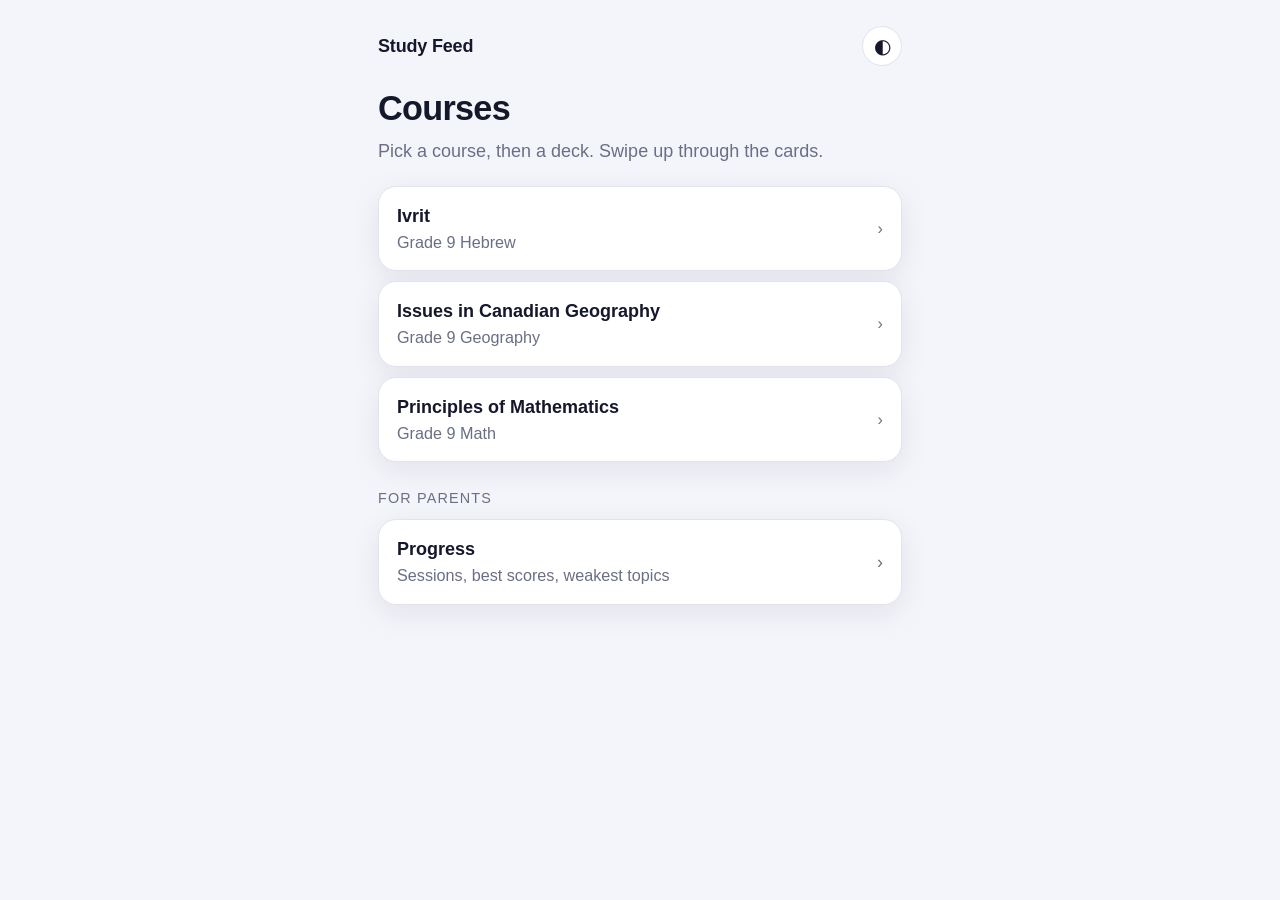
<file: index.html>
<!doctype html>
<html lang="en">
<head>
  <meta charset="utf-8">
  <meta name="viewport" content="width=device-width, initial-scale=1, viewport-fit=cover">
  <meta name="color-scheme" content="light dark">
  <title>Study Feed</title>
  <link rel="stylesheet" href="assets/style.css">
  <script src="assets/store.js"></script>
</head>
<body>
  <div class="page">
    <div class="topbar">
      <span class="brand">Study Feed</span>
      <button class="icon-btn" id="theme-btn" aria-label="Toggle light and dark mode">◐</button>
    </div>
    <h1 class="title">Courses</h1>
    <p class="subtitle">Pick a course, then a deck. Swipe up through the cards.</p>
    <div class="list" id="courses"></div>
    <div class="section-label">For parents</div>
    <div class="list">
      <a class="row" href="progress.html">
        <div><div class="row-title">Progress</div><div class="row-meta">Sessions, best scores, weakest topics</div></div>
        <span class="chev">›</span>
      </a>
    </div>
  </div>
  <script src="courses/index.js"></script>
  <script>
    (function () {
      var data = SF.load();
      var list = document.getElementById("courses");
      window.COURSES.forEach(function (c) {
        var missed = SF.missedIds(data, c.code + "-").length;
        var a = document.createElement("a");
        a.className = "row";
        a.href = c.path;
        a.innerHTML = '<div><div class="row-title">' + SF.esc(c.title) + '</div><div class="row-meta">' + SF.esc(c.subtitle) + "</div></div>" +
          '<span class="row-right">' + (missed ? '<span class="pill bad">' + missed + " missed</span>" : "") + '<span class="chev">›</span></span>';
        list.appendChild(a);
      });
      document.getElementById("theme-btn").addEventListener("click", SF.toggleTheme);
    })();
  </script>
</body>
</html>
</file>
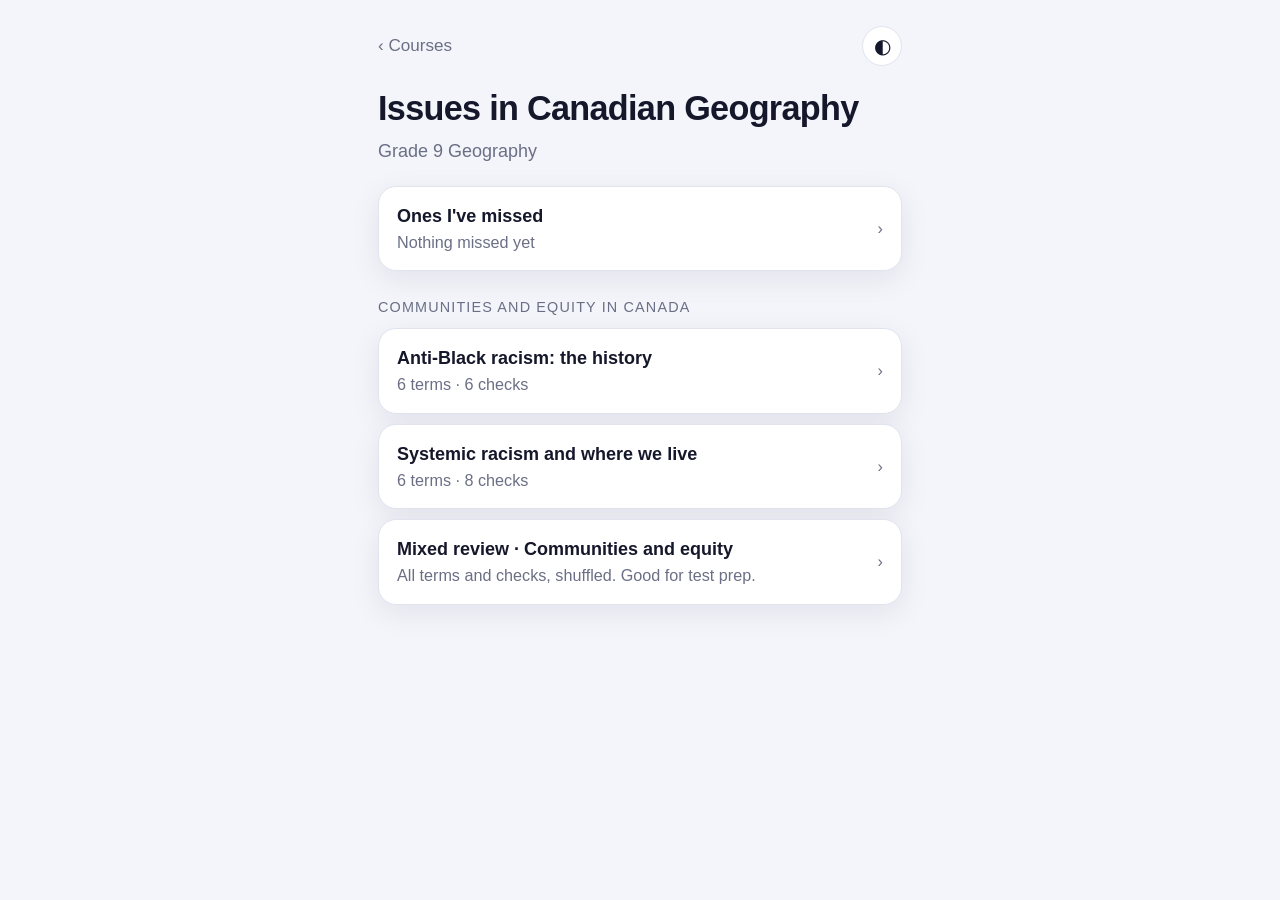
<file: courses/cgc1w/index.html>
<!doctype html>
<html lang="en">
<head>
  <meta charset="utf-8">
  <meta name="viewport" content="width=device-width, initial-scale=1, viewport-fit=cover">
  <meta name="color-scheme" content="light dark">
  <title>Issues in Canadian Geography · Study Feed</title>
  <link rel="stylesheet" href="../../assets/style.css">
  <script src="../../assets/store.js"></script>
</head>
<body>
  <div class="page">
    <div class="topbar">
      <a class="back" href="../../">‹ Courses</a>
      <button class="icon-btn" id="theme-btn" aria-label="Toggle light and dark mode">◐</button>
    </div>
    <h1 class="title" id="course-title">Issues in Canadian Geography</h1>
    <p class="subtitle" id="course-sub"></p>
    <div id="decks"></div>
  </div>
  <script src="cards.js"></script>
  <script src="../../assets/course.js"></script>
</body>
</html>
</file>
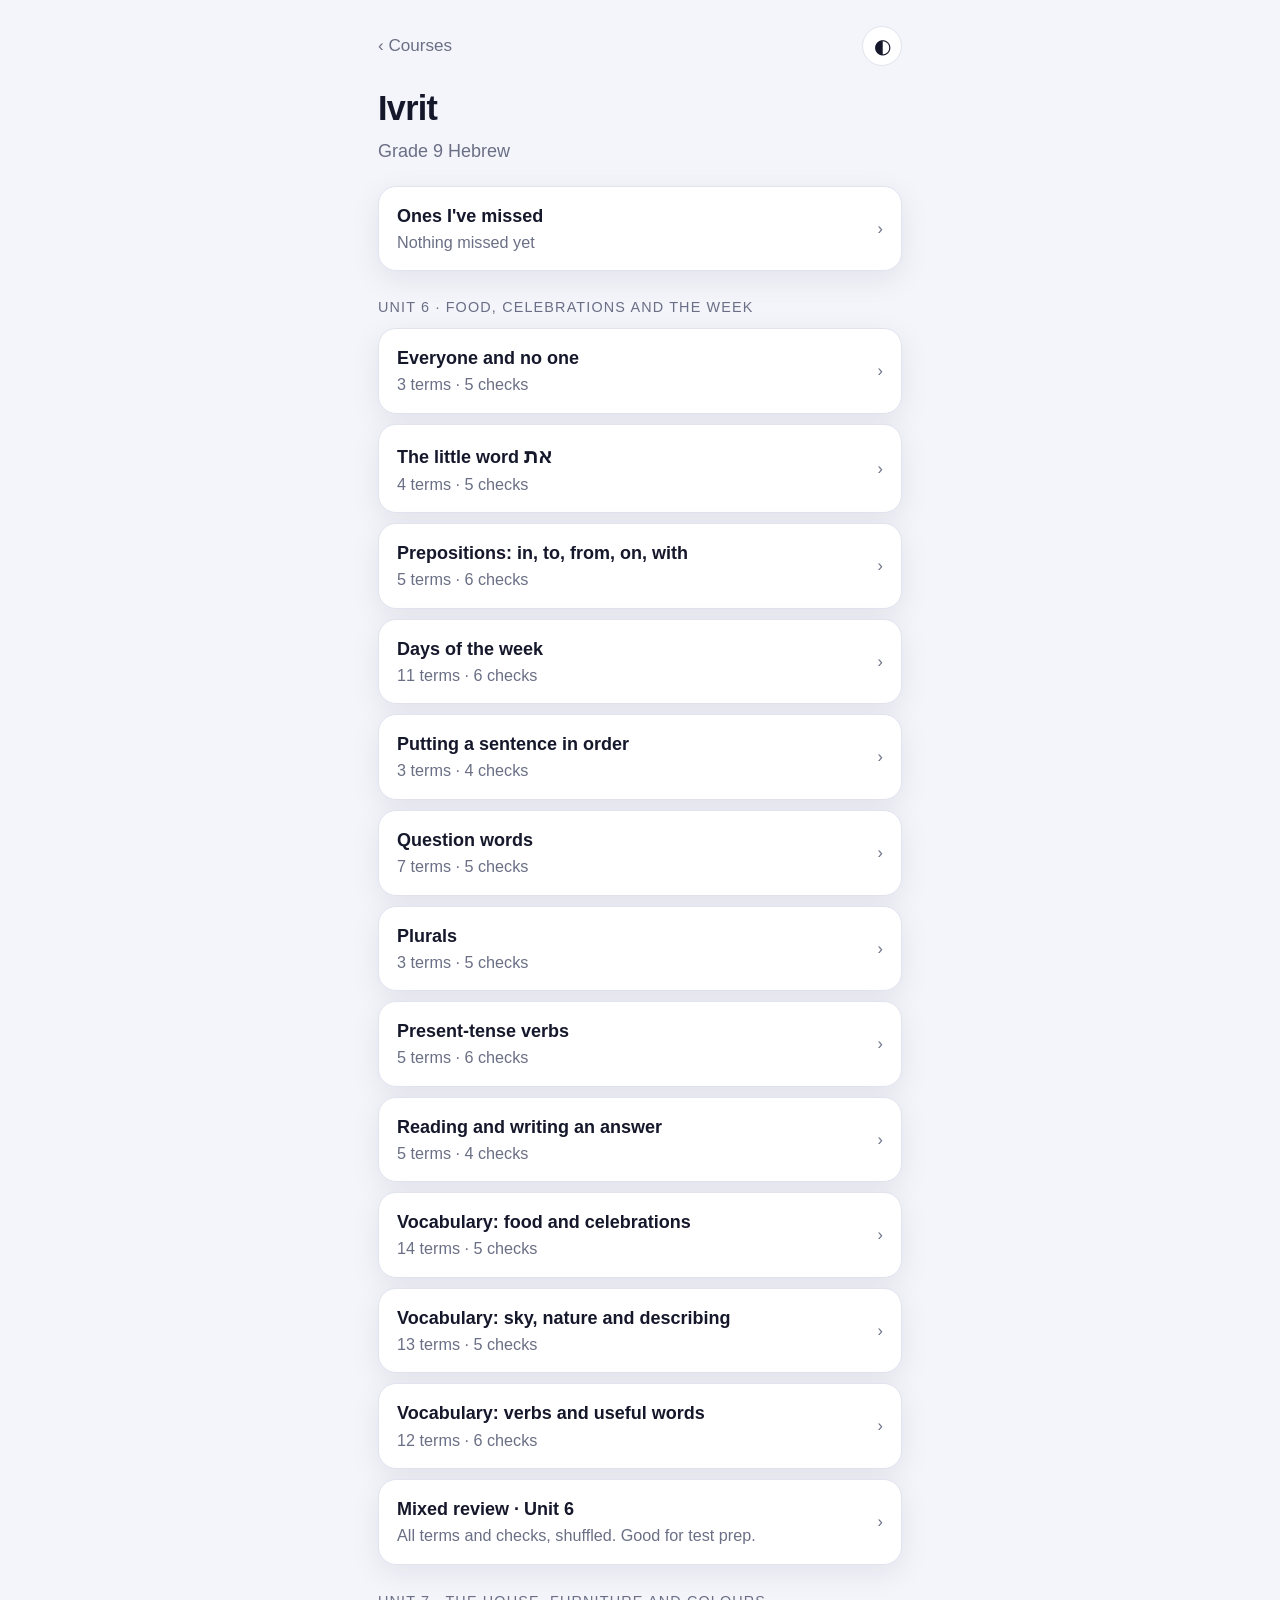
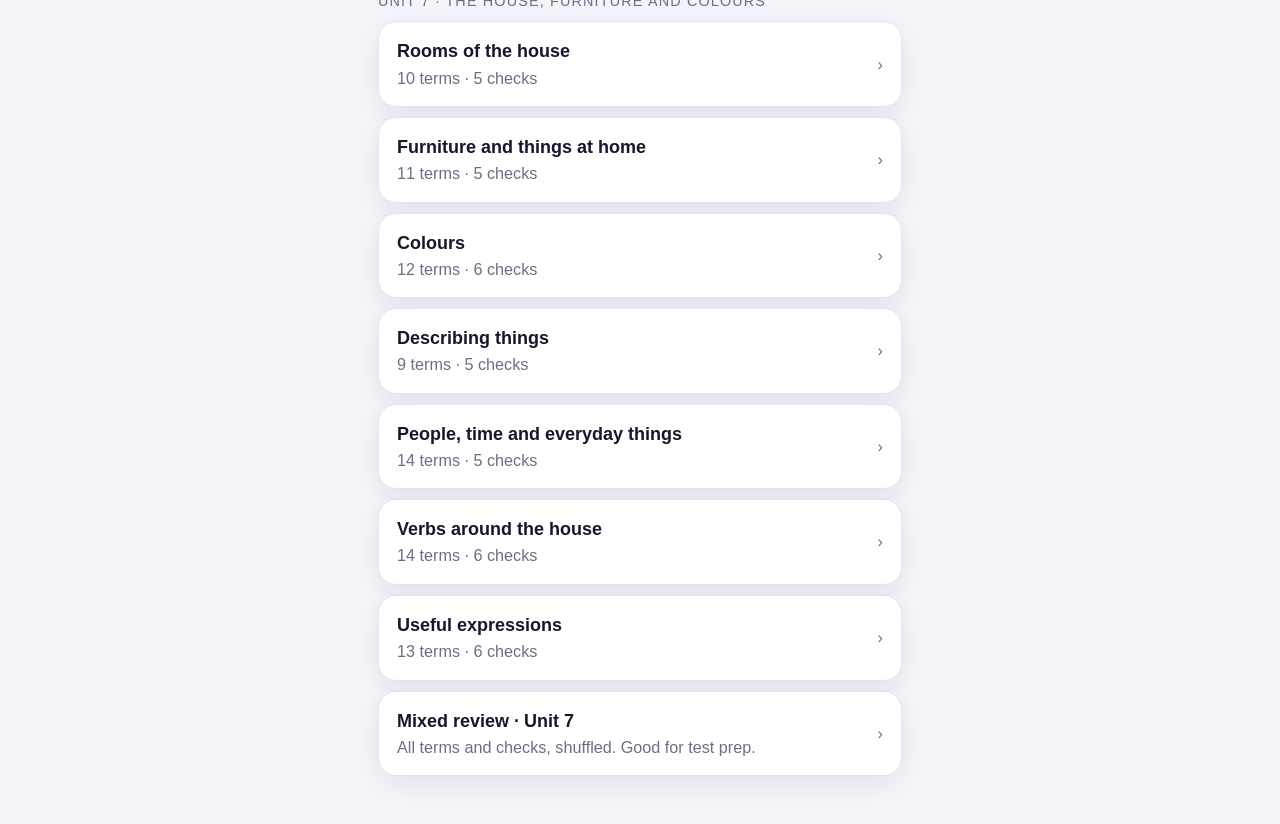
<file: courses/ivr1/index.html>
<!doctype html>
<html lang="en">
<head>
  <meta charset="utf-8">
  <meta name="viewport" content="width=device-width, initial-scale=1, viewport-fit=cover">
  <meta name="color-scheme" content="light dark">
  <title>Ivrit · Study Feed</title>
  <link rel="stylesheet" href="../../assets/style.css">
  <script src="../../assets/store.js"></script>
</head>
<body>
  <div class="page">
    <div class="topbar">
      <a class="back" href="../../">‹ Courses</a>
      <button class="icon-btn" id="theme-btn" aria-label="Toggle light and dark mode">◐</button>
    </div>
    <h1 class="title" id="course-title">Ivrit</h1>
    <p class="subtitle" id="course-sub"></p>
    <div id="decks"></div>
  </div>
  <script src="cards.js"></script>
  <script src="../../assets/course.js"></script>
</body>
</html>
</file>
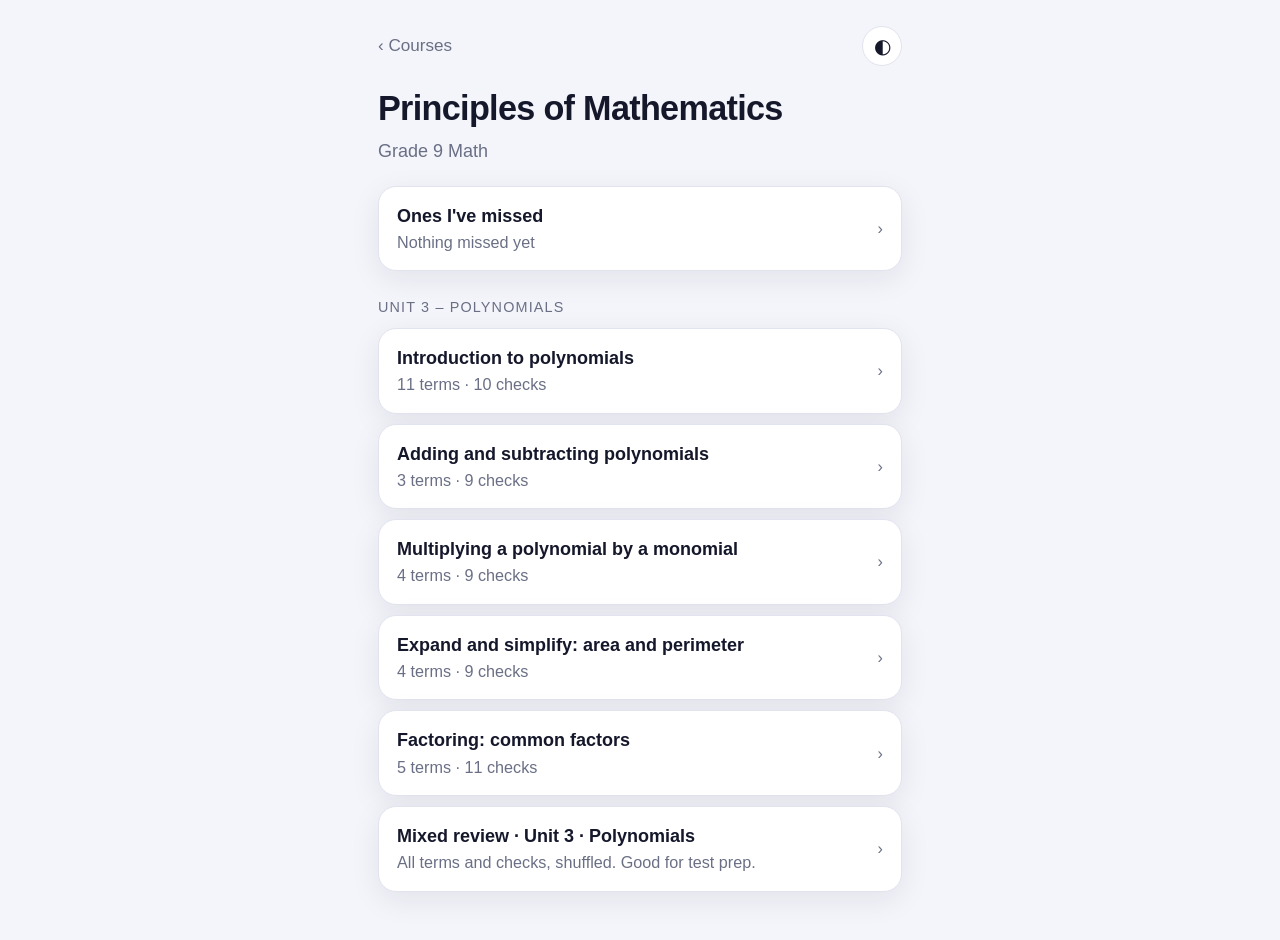
<file: courses/mth1w/index.html>
<!doctype html>
<html lang="en">
<head>
  <meta charset="utf-8">
  <meta name="viewport" content="width=device-width, initial-scale=1, viewport-fit=cover">
  <meta name="color-scheme" content="light dark">
  <title>Principles of Mathematics · Study Feed</title>
  <link rel="stylesheet" href="../../assets/style.css">
  <script src="../../assets/store.js"></script>
</head>
<body>
  <div class="page">
    <div class="topbar">
      <a class="back" href="../../">‹ Courses</a>
      <button class="icon-btn" id="theme-btn" aria-label="Toggle light and dark mode">◐</button>
    </div>
    <h1 class="title" id="course-title">Principles of Mathematics</h1>
    <p class="subtitle" id="course-sub"></p>
    <div id="decks"></div>
  </div>
  <script src="cards.js"></script>
  <script src="../../assets/course.js"></script>
</body>
</html>
</file>
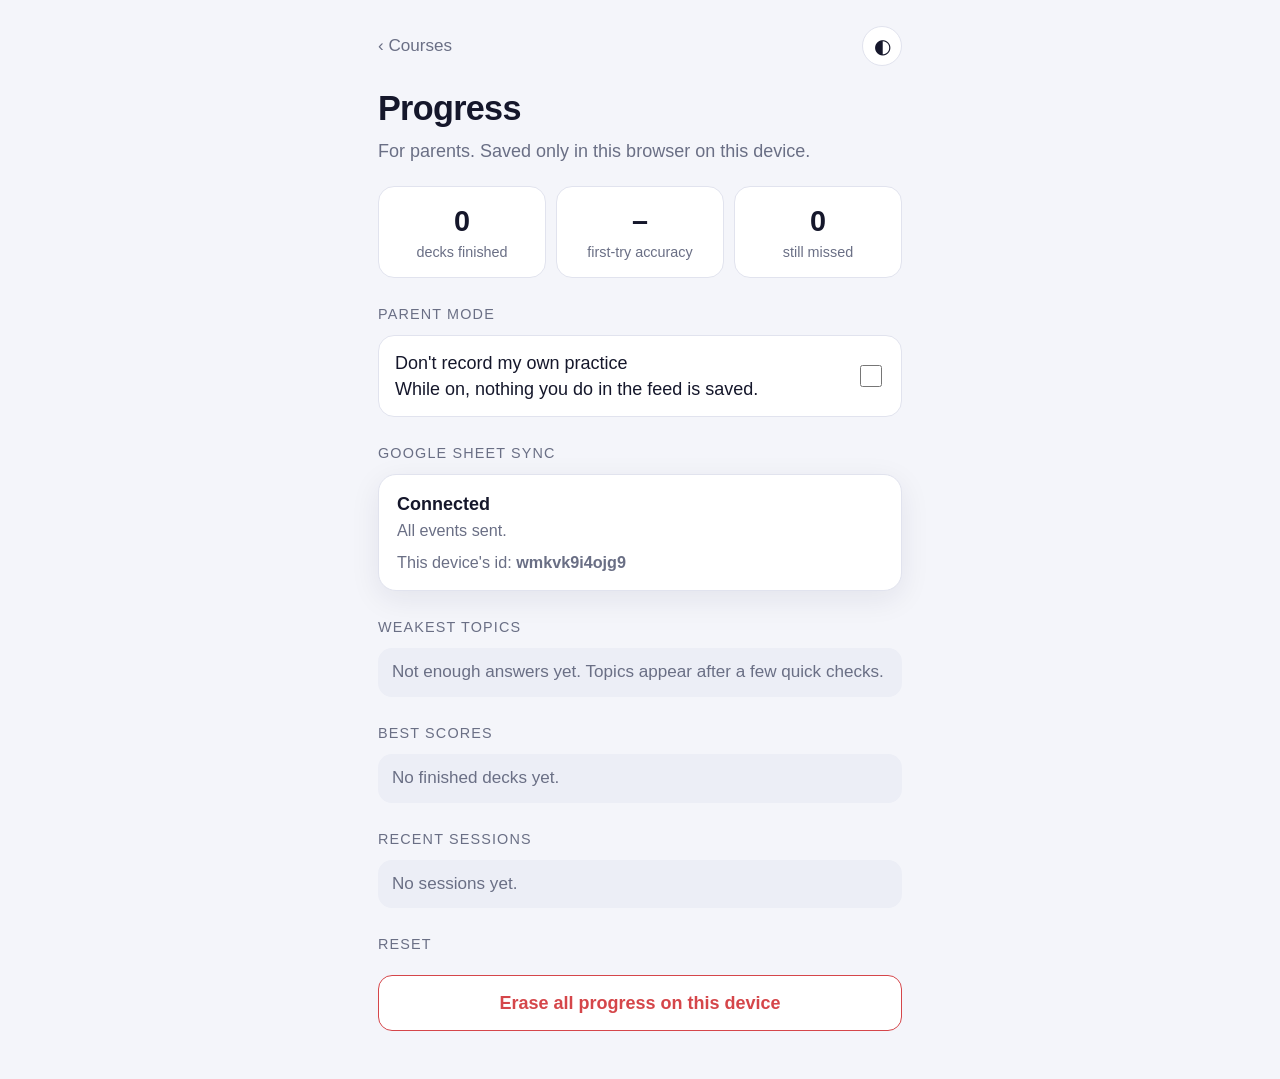
<file: progress.html>
<!doctype html>
<html lang="en">
<head>
  <meta charset="utf-8">
  <meta name="viewport" content="width=device-width, initial-scale=1, viewport-fit=cover">
  <meta name="color-scheme" content="light dark">
  <title>Progress · Study Feed</title>
  <link rel="stylesheet" href="assets/style.css">
  <script src="assets/store.js"></script>
  <script src="assets/config.js"></script>
  <script src="assets/sync.js"></script>
</head>
<body>
  <div class="page">
    <div class="topbar">
      <a class="back" href="./">‹ Courses</a>
      <button class="icon-btn" id="theme-btn" aria-label="Toggle light and dark mode">◐</button>
    </div>
    <h1 class="title">Progress</h1>
    <p class="subtitle">For parents. Saved only in this browser on this device.</p>

    <div class="stat-grid" id="stats"></div>

    <div class="section-label">Parent mode</div>
    <label class="switch">
      <span>Don't record my own practice<br><span class="row-meta">While on, nothing you do in the feed is saved.</span></span>
      <input type="checkbox" id="parent-mode">
    </label>

    <div class="section-label">Google Sheet sync</div>
    <div class="row" style="display:block">
      <div class="row-title" id="sync-status">Not set up</div>
      <div class="row-meta" id="sync-meta"></div>
      <div class="row-meta" style="margin-top:8px">This device's id: <b id="device-id"></b></div>
      <button class="btn" id="sync-now" style="display:none">Send queued events now</button>
    </div>

    <div class="section-label">Weakest topics</div>
    <div id="weak"></div>

    <div class="section-label">Best scores</div>
    <div id="best"></div>

    <div class="section-label">Recent sessions</div>
    <div id="sessions"></div>

    <div class="section-label">Reset</div>
    <button class="btn danger" id="reset">Erase all progress on this device</button>
  </div>
  <script src="courses/index.js"></script>
  <script src="assets/progress.js"></script>
</body>
</html>
</file>
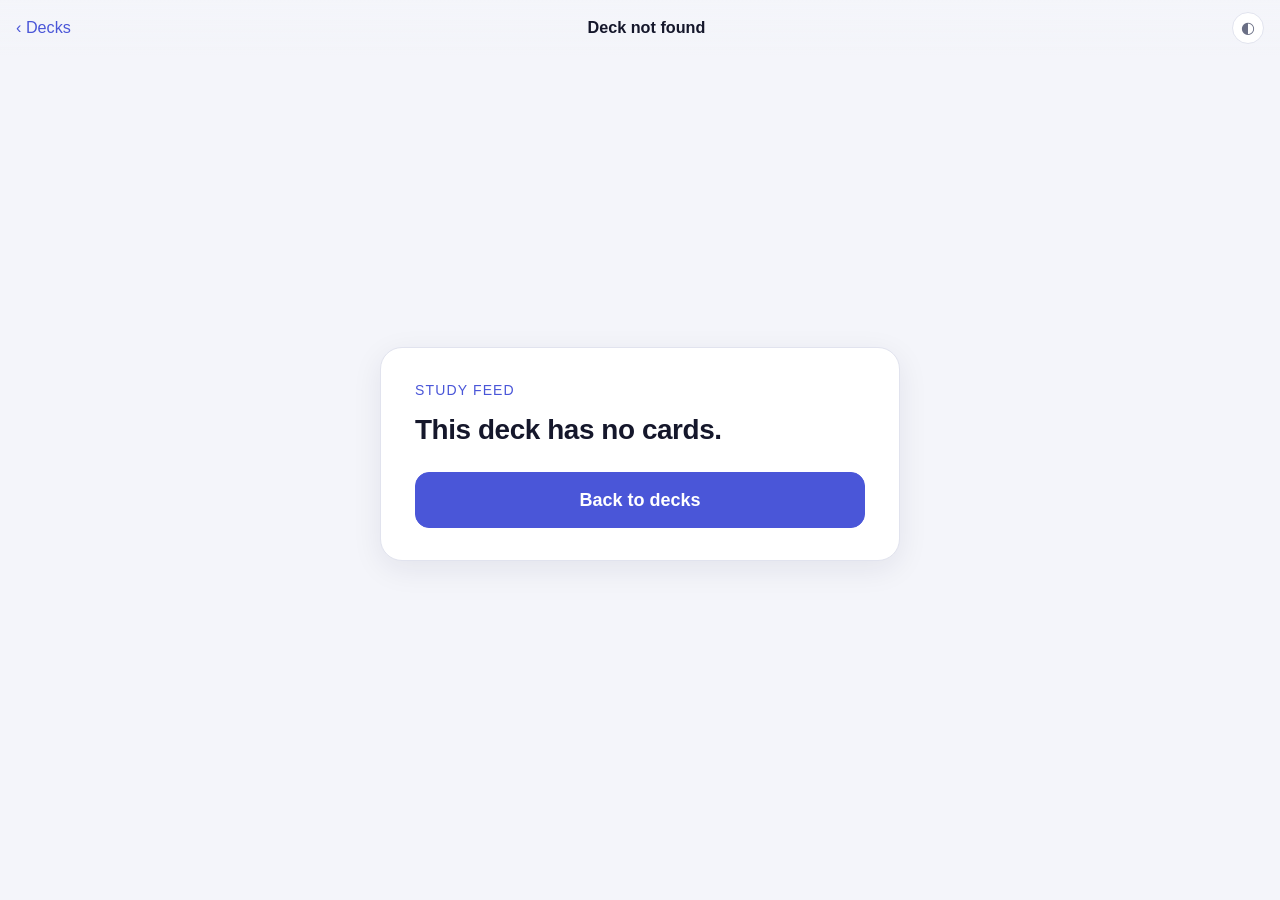
<file: courses/cgc1w/feed.html>
<!doctype html>
<html lang="en">
<head>
  <meta charset="utf-8">
  <meta name="viewport" content="width=device-width, initial-scale=1, viewport-fit=cover">
  <meta name="color-scheme" content="light dark">
  <title>Issues in Canadian Geography · Study Feed</title>
  <link rel="stylesheet" href="../../assets/style.css">
  <script src="../../assets/store.js"></script>
  <script src="../../assets/config.js"></script>
  <script src="../../assets/sync.js"></script>
</head>
<body class="feed-body">
  <div class="progress-track"><div class="progress-bar" id="bar"></div></div>
  <div class="feed-top">
    <a class="back" href="index.html">‹ Decks</a>
    <span class="deck-name" id="deck-name"></span>
    <span class="parent-badge" id="parent-badge" style="display:none">Parent mode</span>
    <span id="counter"></span>
    <button class="icon-btn" id="theme-btn" aria-label="Toggle light and dark mode" style="width:32px;height:32px;font-size:0.9rem">◐</button>
  </div>
  <main id="feed"></main>
  <div class="swipe-hint" id="swipe-hint">Swipe up for the next card ↑</div>
  <script src="cards.js"></script>
  <script src="../../assets/feed.js"></script>
</body>
</html>
</file>
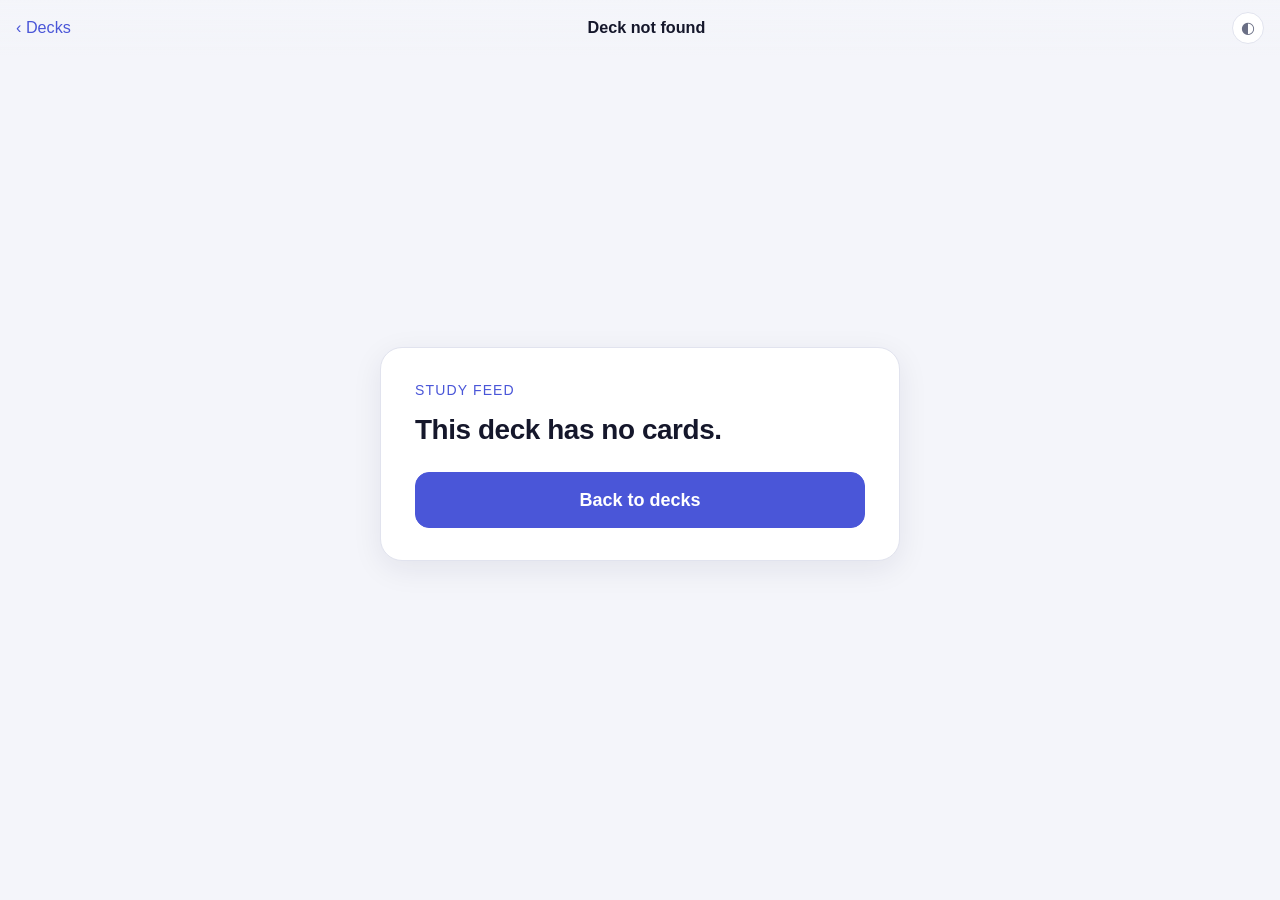
<file: courses/ivr1/feed.html>
<!doctype html>
<html lang="en">
<head>
  <meta charset="utf-8">
  <meta name="viewport" content="width=device-width, initial-scale=1, viewport-fit=cover">
  <meta name="color-scheme" content="light dark">
  <title>Ivrit · Study Feed</title>
  <link rel="stylesheet" href="../../assets/style.css">
  <script src="../../assets/store.js"></script>
  <script src="../../assets/config.js"></script>
  <script src="../../assets/sync.js"></script>
</head>
<body class="feed-body">
  <div class="progress-track"><div class="progress-bar" id="bar"></div></div>
  <div class="feed-top">
    <a class="back" href="index.html">‹ Decks</a>
    <span class="deck-name" id="deck-name"></span>
    <span class="parent-badge" id="parent-badge" style="display:none">Parent mode</span>
    <span id="counter"></span>
    <button class="icon-btn" id="theme-btn" aria-label="Toggle light and dark mode" style="width:32px;height:32px;font-size:0.9rem">◐</button>
  </div>
  <main id="feed"></main>
  <div class="swipe-hint" id="swipe-hint">Swipe up for the next card ↑</div>
  <script src="cards.js"></script>
  <script src="../../assets/feed.js"></script>
</body>
</html>
</file>
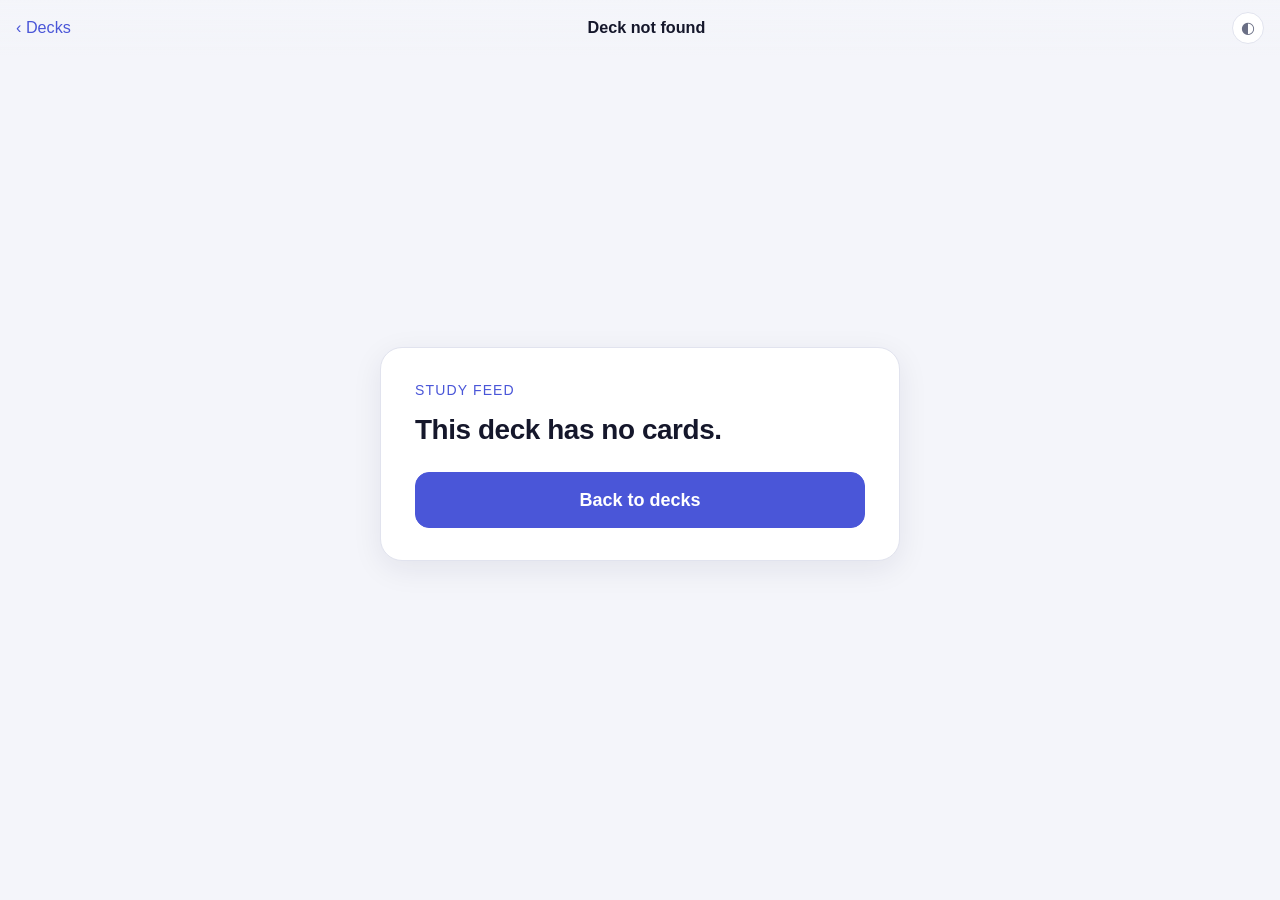
<file: courses/mth1w/feed.html>
<!doctype html>
<html lang="en">
<head>
  <meta charset="utf-8">
  <meta name="viewport" content="width=device-width, initial-scale=1, viewport-fit=cover">
  <meta name="color-scheme" content="light dark">
  <title>Principles of Mathematics · Study Feed</title>
  <link rel="stylesheet" href="../../assets/style.css">
  <script src="../../assets/store.js"></script>
  <script src="../../assets/config.js"></script>
  <script src="../../assets/sync.js"></script>
</head>
<body class="feed-body">
  <div class="progress-track"><div class="progress-bar" id="bar"></div></div>
  <div class="feed-top">
    <a class="back" href="index.html">‹ Decks</a>
    <span class="deck-name" id="deck-name"></span>
    <span class="parent-badge" id="parent-badge" style="display:none">Parent mode</span>
    <span id="counter"></span>
    <button class="icon-btn" id="theme-btn" aria-label="Toggle light and dark mode" style="width:32px;height:32px;font-size:0.9rem">◐</button>
  </div>
  <main id="feed"></main>
  <div class="swipe-hint" id="swipe-hint">Swipe up for the next card ↑</div>
  <script src="cards.js"></script>
  <script src="../../assets/feed.js"></script>
</body>
</html>
</file>
<file: assets/style.css>
/* Study Feed – shared styles. Phone-first, light and dark. */

:root {
  --bg: #f4f5fa;
  --surface: #ffffff;
  --surface-2: #eceef6;
  --text: #15172b;
  --muted: #6a6f85;
  --accent: #4a56d8;
  --accent-soft: #e4e7ff;
  --ok: #1d9a5b;
  --ok-soft: #dff6e9;
  --bad: #d5464a;
  --bad-soft: #fde4e5;
  --border: #e1e3ee;
  --shadow: 0 8px 30px rgba(20, 23, 60, 0.08);
  --radius: 22px;
  --font: -apple-system, BlinkMacSystemFont, "Segoe UI", Roboto, Helvetica, Arial, sans-serif;
  --font-he: "Arial Hebrew", "Noto Sans Hebrew", "Segoe UI", Arial, sans-serif;
}

@media (prefers-color-scheme: dark) {
  :root:not([data-theme="light"]) {
    --bg: #0f1118;
    --surface: #191c27;
    --surface-2: #232737;
    --text: #f1f2f8;
    --muted: #9ba1b8;
    --accent: #8b94ff;
    --accent-soft: #272b4b;
    --ok: #3ad17e;
    --ok-soft: #173826;
    --bad: #ff6b70;
    --bad-soft: #3f1d20;
    --border: #2b2f40;
    --shadow: 0 8px 30px rgba(0, 0, 0, 0.35);
  }
}

:root[data-theme="dark"] {
  --bg: #0f1118;
  --surface: #191c27;
  --surface-2: #232737;
  --text: #f1f2f8;
  --muted: #9ba1b8;
  --accent: #8b94ff;
  --accent-soft: #272b4b;
  --ok: #3ad17e;
  --ok-soft: #173826;
  --bad: #ff6b70;
  --bad-soft: #3f1d20;
  --border: #2b2f40;
  --shadow: 0 8px 30px rgba(0, 0, 0, 0.35);
}

* { box-sizing: border-box; }

html, body {
  margin: 0;
  padding: 0;
  background: var(--bg);
  color: var(--text);
  font-family: var(--font);
  font-size: 18px;
  line-height: 1.45;
  -webkit-text-size-adjust: 100%;
}

a { color: var(--accent); text-decoration: none; }
button { font: inherit; color: inherit; }

.he {
  font-family: var(--font-he);
  direction: rtl;
  unicode-bidi: isolate;
  font-size: 1.15em;
}

/* ---------- Page layout (home, course, progress) ---------- */

.page {
  max-width: 560px;
  margin: 0 auto;
  padding: 16px 18px 48px;
}

.topbar {
  display: flex;
  align-items: center;
  justify-content: space-between;
  gap: 12px;
  padding: 10px 0 18px;
}

.topbar .back {
  font-size: 0.95rem;
  color: var(--muted);
  display: inline-flex;
  align-items: center;
  gap: 4px;
}

.brand {
  font-weight: 700;
  letter-spacing: -0.01em;
}

.icon-btn {
  border: 1px solid var(--border);
  background: var(--surface);
  border-radius: 999px;
  width: 40px;
  height: 40px;
  display: inline-flex;
  align-items: center;
  justify-content: center;
  cursor: pointer;
  font-size: 1.1rem;
}

h1.title {
  font-size: 1.9rem;
  margin: 0 0 4px;
  letter-spacing: -0.02em;
}

.subtitle {
  color: var(--muted);
  margin: 0 0 22px;
}

.section-label {
  font-size: 0.8rem;
  text-transform: uppercase;
  letter-spacing: 0.08em;
  color: var(--muted);
  margin: 26px 0 10px;
}

.list { display: flex; flex-direction: column; gap: 10px; }

.row {
  display: flex;
  align-items: center;
  justify-content: space-between;
  gap: 12px;
  padding: 16px 18px;
  background: var(--surface);
  border: 1px solid var(--border);
  border-radius: 18px;
  color: var(--text);
  box-shadow: var(--shadow);
}

.row.row-accent { border-color: var(--accent); background: var(--accent-soft); }
.row .row-title { font-weight: 600; }
.row .row-meta { color: var(--muted); font-size: 0.9rem; margin-top: 2px; }
.row .row-right { color: var(--muted); font-size: 0.9rem; white-space: nowrap; }
.row .chev { color: var(--muted); margin-left: 6px; }

.pill {
  display: inline-block;
  font-size: 0.8rem;
  padding: 3px 9px;
  border-radius: 999px;
  background: var(--surface-2);
  color: var(--muted);
}
.pill.ok { background: var(--ok-soft); color: var(--ok); }
.pill.bad { background: var(--bad-soft); color: var(--bad); }

.note {
  color: var(--muted);
  font-size: 0.95rem;
  background: var(--surface-2);
  padding: 12px 14px;
  border-radius: 14px;
}

/* ---------- Feed ---------- */

body.feed-body { overflow: hidden; height: 100vh; height: 100dvh; }

#feed {
  height: 100vh;
  height: 100dvh;
  overflow-y: auto;
  scroll-snap-type: y mandatory;
  overscroll-behavior-y: contain;
  -webkit-overflow-scrolling: touch;
  scrollbar-width: none;
}
#feed::-webkit-scrollbar { display: none; }

.card {
  height: 100vh;
  height: 100dvh;
  scroll-snap-align: start;
  scroll-snap-stop: always;
  display: flex;
  align-items: center;
  justify-content: center;
  padding: 72px 18px 64px;
}

.card-inner {
  width: 100%;
  max-width: 520px;
  max-height: 100%;
  overflow-y: auto;
  background: var(--surface);
  border: 1px solid var(--border);
  border-radius: var(--radius);
  box-shadow: var(--shadow);
  padding: 26px 24px;
  scrollbar-width: none;
}
.card-inner::-webkit-scrollbar { display: none; }

.kicker {
  font-size: 0.78rem;
  text-transform: uppercase;
  letter-spacing: 0.08em;
  color: var(--muted);
  margin-bottom: 12px;
  display: flex;
  justify-content: space-between;
  gap: 8px;
}
.kicker .tag { color: var(--accent); }

.card h2 {
  font-size: 1.55rem;
  margin: 0 0 14px;
  line-height: 1.25;
  letter-spacing: -0.015em;
}

.card p { margin: 0 0 12px; font-size: 1.08rem; }
.card p:last-child { margin-bottom: 0; }

.example {
  margin-top: 16px;
  padding: 14px 16px;
  background: var(--surface-2);
  border-radius: 14px;
  font-size: 1.02rem;
}
.example .label {
  display: block;
  font-size: 0.75rem;
  text-transform: uppercase;
  letter-spacing: 0.08em;
  color: var(--muted);
  margin-bottom: 4px;
}

/* key term */
.term-card .card-inner { cursor: pointer; text-align: center; }
.term-big {
  font-size: 2.6rem;
  line-height: 1.2;
  margin: 18px 0;
  font-weight: 600;
}
.term-big .he { font-size: 1em; }
.term-def {
  display: none;
  padding-top: 16px;
  border-top: 1px dashed var(--border);
  margin-top: 8px;
  font-size: 1.25rem;
}
.term-note { color: var(--muted); font-size: 0.98rem; margin-top: 8px; }
.term-card.revealed .term-def { display: block; }
.term-card.revealed .tap-hint { display: none; }
.tap-hint { color: var(--muted); font-size: 0.95rem; }

/* quiz */
.options { display: flex; flex-direction: column; gap: 10px; margin-top: 14px; }
.opt {
  width: 100%;
  text-align: left;
  padding: 14px 16px;
  border-radius: 14px;
  border: 1.5px solid var(--border);
  background: var(--surface);
  cursor: pointer;
  font-size: 1.05rem;
  line-height: 1.35;
}
.opt .he { display: inline-block; width: 100%; text-align: right; }
.opt:active { transform: scale(0.99); }
.opt.correct { border-color: var(--ok); background: var(--ok-soft); }
.opt.wrong { border-color: var(--bad); background: var(--bad-soft); }
.opt[disabled] { cursor: default; opacity: 0.95; }

.feedback {
  display: none;
  margin-top: 14px;
  padding: 12px 14px;
  border-radius: 14px;
  font-size: 1rem;
}
.feedback.show { display: block; }
.feedback.ok { background: var(--ok-soft); color: var(--ok); }
.feedback.bad { background: var(--bad-soft); color: var(--bad); }
.feedback .why { color: var(--text); margin-top: 4px; display: block; }

/* end card */
.score-big { font-size: 3rem; font-weight: 700; margin: 10px 0 2px; letter-spacing: -0.03em; }
.btn {
  display: inline-block;
  width: 100%;
  text-align: center;
  padding: 14px 18px;
  border-radius: 14px;
  border: 1.5px solid var(--border);
  background: var(--surface);
  margin-top: 10px;
  cursor: pointer;
  font-weight: 600;
}
.btn.primary { background: var(--accent); border-color: var(--accent); color: #fff; }
.btn.danger { color: var(--bad); border-color: var(--bad); }

/* overlays */
.feed-top {
  position: fixed;
  top: 0; left: 0; right: 0;
  display: flex;
  align-items: center;
  justify-content: space-between;
  gap: 10px;
  padding: 12px 16px;
  padding-top: max(12px, env(safe-area-inset-top));
  font-size: 0.9rem;
  color: var(--muted);
  background: linear-gradient(var(--bg), rgba(0,0,0,0));
  pointer-events: none;
  z-index: 5;
}
.feed-top a, .feed-top button { pointer-events: auto; }
.feed-top .deck-name {
  flex: 1;
  text-align: center;
  white-space: nowrap;
  overflow: hidden;
  text-overflow: ellipsis;
  color: var(--text);
  font-weight: 600;
}
.progress-track {
  position: fixed;
  top: 0; left: 0; right: 0;
  height: 3px;
  background: transparent;
  z-index: 6;
}
.progress-bar { height: 100%; width: 0; background: var(--accent); transition: width 0.25s; }

.swipe-hint {
  position: fixed;
  bottom: max(14px, env(safe-area-inset-bottom));
  left: 0; right: 0;
  text-align: center;
  color: var(--muted);
  font-size: 0.85rem;
  z-index: 5;
  pointer-events: none;
  animation: bob 1.6s ease-in-out infinite;
}
@keyframes bob { 0%,100% { transform: translateY(0); } 50% { transform: translateY(-5px); } }

.parent-badge {
  font-size: 0.75rem;
  background: var(--bad-soft);
  color: var(--bad);
  padding: 2px 8px;
  border-radius: 999px;
}

/* progress page */
.stat-grid { display: grid; grid-template-columns: repeat(3, 1fr); gap: 10px; }
.stat {
  background: var(--surface);
  border: 1px solid var(--border);
  border-radius: 16px;
  padding: 14px 12px;
  text-align: center;
}
.stat .num { font-size: 1.6rem; font-weight: 700; }
.stat .lbl { color: var(--muted); font-size: 0.8rem; }

.switch {
  display: flex;
  align-items: center;
  justify-content: space-between;
  gap: 12px;
  padding: 14px 16px;
  background: var(--surface);
  border: 1px solid var(--border);
  border-radius: 16px;
}
.switch input { width: 22px; height: 22px; }

table.simple { width: 100%; border-collapse: collapse; font-size: 0.95rem; }
table.simple td, table.simple th { padding: 8px 6px; border-bottom: 1px solid var(--border); text-align: left; }
table.simple th { color: var(--muted); font-weight: 600; font-size: 0.8rem; text-transform: uppercase; letter-spacing: 0.06em; }

@media (min-width: 700px) {
  .card-inner { padding: 32px 34px; }
}
</file>
